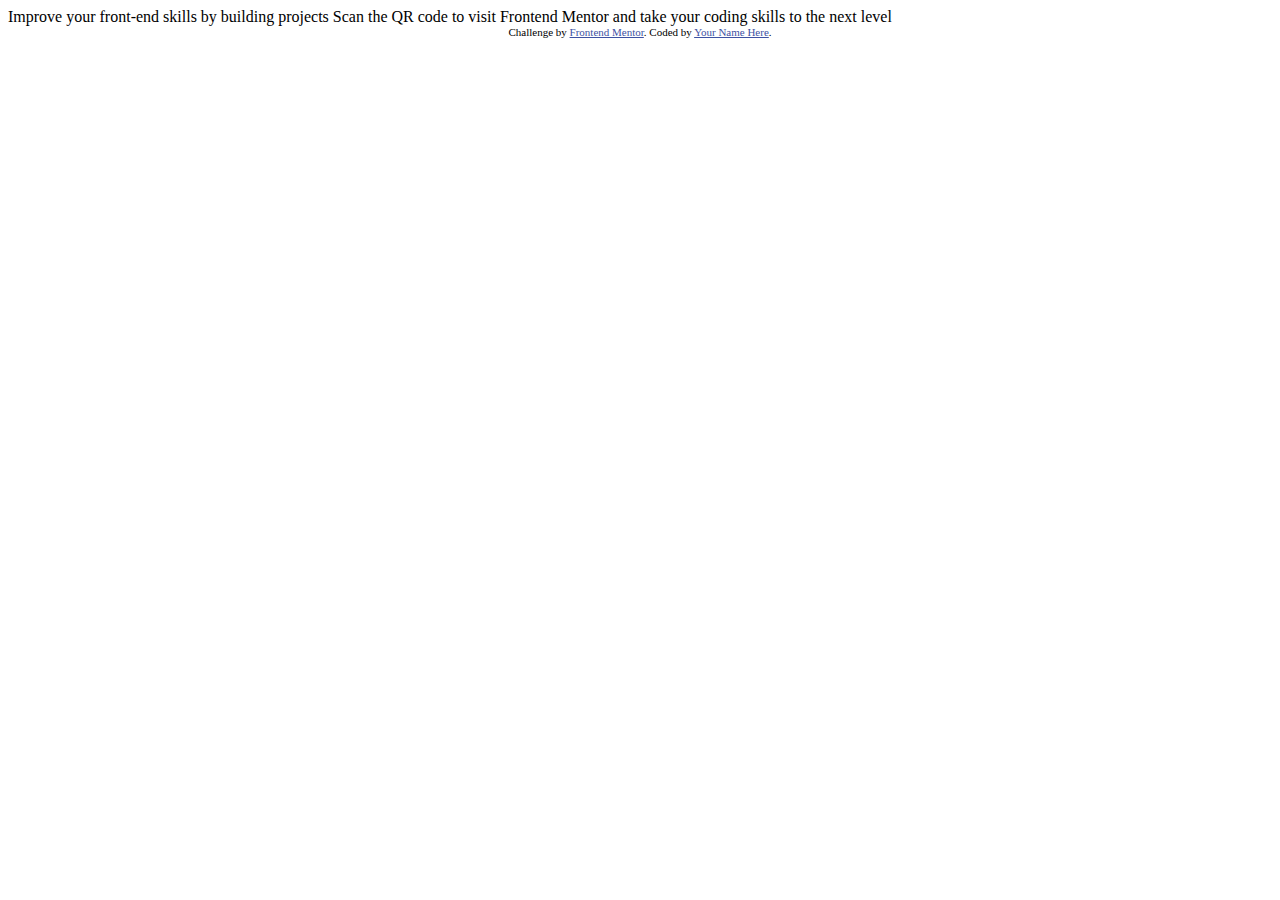
<file: frontendmentor/qr-code-component-main/index.html>
<!DOCTYPE html>
<html lang="en">
<head>
  <meta charset="UTF-8">
  <meta name="viewport" content="width=device-width, initial-scale=1.0"> <!-- displays site properly based on user's device -->

  <link rel="icon" type="image/png" sizes="32x32" href="./images/favicon-32x32.png">
  
  <title>Frontend Mentor | QR code component</title>

  <!-- Feel free to remove these styles or customise in your own stylesheet 👍 -->
  <style>
    .attribution { font-size: 11px; text-align: center; }
    .attribution a { color: hsl(228, 45%, 44%); }
  </style>




</head>
<body>

  Improve your front-end skills by building projects

  Scan the QR code to visit Frontend Mentor and take your coding skills to the next level
  
  <div class="attribution">
    Challenge by <a href="https://www.frontendmentor.io?ref=challenge" target="_blank">Frontend Mentor</a>. 
    Coded by <a href="#">Your Name Here</a>.
  </div>
</body>
</html>
</file>
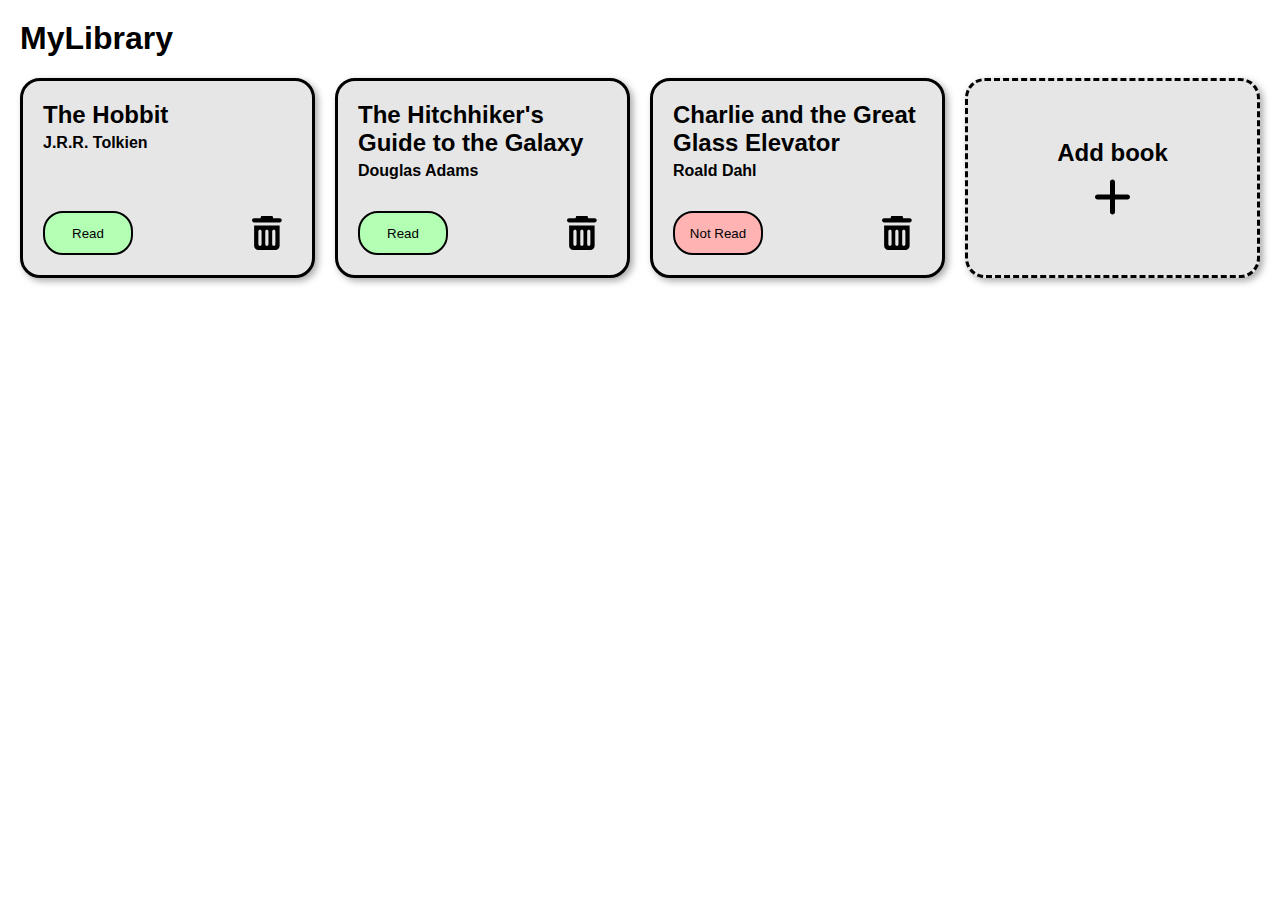
<file: odin-project/library/index.html>
<!DOCTYPE html>
<html lang="en">
	<head>
		<meta charset="UTF-8">
		<meta name="viewport" content="width=device-width, initial-scale=1.0">
		<title>MyLibrary</title>
		<link preconnect rel="stylesheet" href="./styles.css">
		<script defer src="./script.js"></script>
	</head>
	<body>
		<h1>MyLibrary</h1>
		<main aria-live="polite"></main>

		<dialog id="addBookDialog" closedby="any">
			<form method="dialog" novalidate>
				<div id="titleAndClose">
					<h2>Add book</h2>
					<button type="button" id="closeModal" aria-label="Close modal">
						<svg
							aria-hidden="true"
							xmlns="http://www.w3.org/2000/svg"
							viewBox="0 0 384 512"
						>
							<!--!Font Awesome Free v7.2.0 by @fontawesome - https://fontawesome.com License - https://fontawesome.com/license/free Copyright 2026 Fonticons, Inc.--><path
								d="M376.6 84.5c11.3-13.6 9.5-33.8-4.1-45.1s-33.8-9.5-45.1 4.1L192 206 56.6 43.5C45.3 29.9 25.1 28.1 11.5 39.4S-3.9 70.9 7.4 84.5L150.3 256 7.4 427.5c-11.3 13.6-9.5 33.8 4.1 45.1s33.8 9.5 45.1-4.1L192 306 327.4 468.5c11.3 13.6 31.5 15.4 45.1 4.1s15.4-31.5 4.1-45.1L233.7 256 376.6 84.5z"
							/>
						</svg>
					</button>
				</div>

				<div id="textInputs">
					<label for="newBookTitle">Title:</label>
					<input
						type="text"
						id="newBookTitle"
						required
						aria-describedby="formError"
					>

					<label for="newBookAuthor">Author:</label>
					<input
						type="text"
						id="newBookAuthor"
						required
						aria-describedby="formError"
					>
				</div>

				<div>
					<span id="formError"></span>
					<button type="submit">Add book</button>
				</div>
			</form>
		</dialog>

		<template id="bookTemplate">
			<article>
				<h2>Title</h2>
				<h3>Author</h3>
				<div>
					<button
						aria-label="Toggle read status"
						type="button"
						class="readButton"
						data-has-read="false"
					>
						Not Read
					</button>
					<div class="book-options">
						<!-- <button type="button">
							<svg xmlns="http://www.w3.org/2000/svg" viewBox="0 0 512 512">
								!Font Awesome Free v7.2.0 by @fontawesome - https://fontawesome.com License - https://fontawesome.com/license/free Copyright 2026 Fonticons, Inc.<path
									d="M352.9 21.2L308 66.1 445.9 204 490.8 159.1C504.4 145.6 512 127.2 512 108s-7.6-37.6-21.2-51.1L455.1 21.2C441.6 7.6 423.2 0 404 0s-37.6 7.6-51.1 21.2zM274.1 100L58.9 315.1c-10.7 10.7-18.5 24.1-22.6 38.7L.9 481.6c-2.3 8.3 0 17.3 6.2 23.4s15.1 8.5 23.4 6.2l127.8-35.5c14.6-4.1 27.9-11.8 38.7-22.6L412 237.9 274.1 100z"
								/>
							</svg>
						</button> -->
						<button aria-label="Delete book" type="button" class="deleteBook">
							<svg
								aria-hidden="true"
								xmlns="http://www.w3.org/2000/svg"
								viewBox="0 0 448 512"
							>
								<!--!Font Awesome Free v7.2.0 by @fontawesome - https://fontawesome.com License - https://fontawesome.com/license/free Copyright 2026 Fonticons, Inc.--><path
									d="M136.7 5.9C141.1-7.2 153.3-16 167.1-16l113.9 0c13.8 0 26 8.8 30.4 21.9L320 32 416 32c17.7 0 32 14.3 32 32s-14.3 32-32 32L32 96C14.3 96 0 81.7 0 64S14.3 32 32 32l96 0 8.7-26.1zM32 144l384 0 0 304c0 35.3-28.7 64-64 64L96 512c-35.3 0-64-28.7-64-64l0-304zm88 64c-13.3 0-24 10.7-24 24l0 192c0 13.3 10.7 24 24 24s24-10.7 24-24l0-192c0-13.3-10.7-24-24-24zm104 0c-13.3 0-24 10.7-24 24l0 192c0 13.3 10.7 24 24 24s24-10.7 24-24l0-192c0-13.3-10.7-24-24-24zm104 0c-13.3 0-24 10.7-24 24l0 192c0 13.3 10.7 24 24 24s24-10.7 24-24l0-192c0-13.3-10.7-24-24-24z"
								/>
							</svg>
						</button>
					</div>
				</div>
			</article>
		</template>

		<template id="addBookTemplate">
			<div id="addBook" tabindex="0" role="button" aria-label="Add book">
				<h2 aria-hidden="true">Add book</h2>
				<svg
					aria-hidden="true"
					xmlns="http://www.w3.org/2000/svg"
					viewBox="0 0 448 512"
				>
					<!--!Font Awesome Free v7.2.0 by @fontawesome - https://fontawesome.com License - https://fontawesome.com/license/free Copyright 2026 Fonticons, Inc.--><path
						d="M256 64c0-17.7-14.3-32-32-32s-32 14.3-32 32l0 160-160 0c-17.7 0-32 14.3-32 32s14.3 32 32 32l160 0 0 160c0 17.7 14.3 32 32 32s32-14.3 32-32l0-160 160 0c17.7 0 32-14.3 32-32s-14.3-32-32-32l-160 0 0-160z"
					/>
				</svg>
			</div>
		</template>
	</body>
</html>
</file>
<file: odin-project/library/styles.css>
@keyframes pop-in {
	0% {
		scale: 0;
	}

	50% {
		scale: 110%;
	}

	100% {
		scale: 100%;
	}
}

.pop-in {
	animation: pop-in 0.5s;
}

@media (prefers-reduced-motion: reduce) {
	.pop-in {
		animation: none;
	}
}

:root {
	--border-radius: 20px;
	--article-color: rgb(230, 230, 230);
}

*:not(dialog) {
	margin-top: 0;
}

input {
	font-size: inherit;
}

body {
	font-family: sans-serif;
	margin: 20px;
}

main {
	display: grid;
	grid-template-columns: repeat(auto-fill, minmax(250px, 1fr));
	gap: 20px;
	grid-auto-rows: 200px;

	article {
		background-color: var(--article-color);
		padding: 20px;
		border: 3px solid black;
		border-radius: var(--border-radius);
		box-shadow: 3px 3px 7px darkgrey;

		display: flex;
		flex-direction: column;

		h2 {
			margin-bottom: 5px;
		}

		h3 {
			font-size: 1rem;
		}

		div {
			margin-top: auto;
			display: flex;
			justify-content: space-between;
			align-items: center;

			.readButton {
				width: 90px;

				/* TODO: dialog is too wide on mobile */
				&:focus-visible {
					outline: 2px solid black;
					outline-offset: 4px;
				}
			}

			button {
				border-radius: var(--border-radius);
				border: solid 2px black;
				padding: 5px 10px;
				cursor: pointer;
				height: 44px;
				min-width: 44px;

				&[data-has-read="true"] {
					background-color: hsl(120, 100%, 85%);
				}

				&[data-has-read="false"] {
					background-color: hsl(0, 100%, 85%);
				}
			}

			.book-options {
				button {
					background-color: transparent;
					border: 0;

					&:last-child {
						margin-left: 10px;
					}

					svg {
						height: 100%;
					}
				}
			}
		}
	}

	#addBook {
		&:focus-visible {
			outline: 3px solid black;
			outline-offset: 4px;
		}

		background-color: var(--article-color);
		border: 3px dashed black;
		border-radius: var(--border-radius);
		display: flex;
		flex-direction: column;
		align-items: center;
		justify-content: center;
		cursor: pointer;
		box-shadow: 3px 3px 7px darkgrey;

		h2 {
			margin: 0;
			margin-bottom: 10px;
		}

		svg {
			height: 2.5rem;
		}
	}
}

#addBookDialog {
	font-size: 1.3rem;
	border-radius: var(--border-radius);
	padding: 30px;
	--dialog-elements-gap: 15px;

	&::backdrop {
		background-color: rgba(0, 0, 0, 0.6);
	}

	#titleAndClose {
		display: flex;
		justify-content: space-between;
		align-items: center;
		margin-bottom: 25px;

		h2 {
			margin: 0;
		}

		button {
			background-color: transparent;
			border: 0;
			cursor: pointer;
			padding: 6px;
			width: 44px;
			height: 44px;

			svg {
				height: 100%;
			}
		}
	}

	#textInputs {
		display: grid;
		grid-template-columns: auto 1fr;
		align-items: center;
		gap: var(--dialog-elements-gap);
		margin: 0;

		input {
			border-radius: 4px;
			border: 1px solid;
			padding: 2px 5px;
		}
	}

	form {
		& > div {
			margin-bottom: var(--dialog-elements-gap);
		}

		div:last-child {
			display: flex;
			justify-content: space-between;
			align-items: baseline;
			gap: 10px;
			margin: 0;

			button {
				cursor: pointer;
				background-color: var(--article-color);
				border-radius: var(--border-radius);
				padding: 10px 20px;
				border-style: solid;
				font-size: 1.2rem;
				margin-top: 25px;

				&:focus-visible {
					outline: 3px solid black;
					outline-offset: 4px;
				}
			}
		}

		input:user-invalid {
			background-color: hsl(0, 100%, 85%);
		}

		#formError {
			font-style: italic;
			color: hsl(0, 100%, 25%);
		}
	}
}

@media (width < 500px) {
	#addBookDialog {
		padding: 20px;

		#textInputs {
			grid-template-columns: auto;
		}
	}
}
</file>
